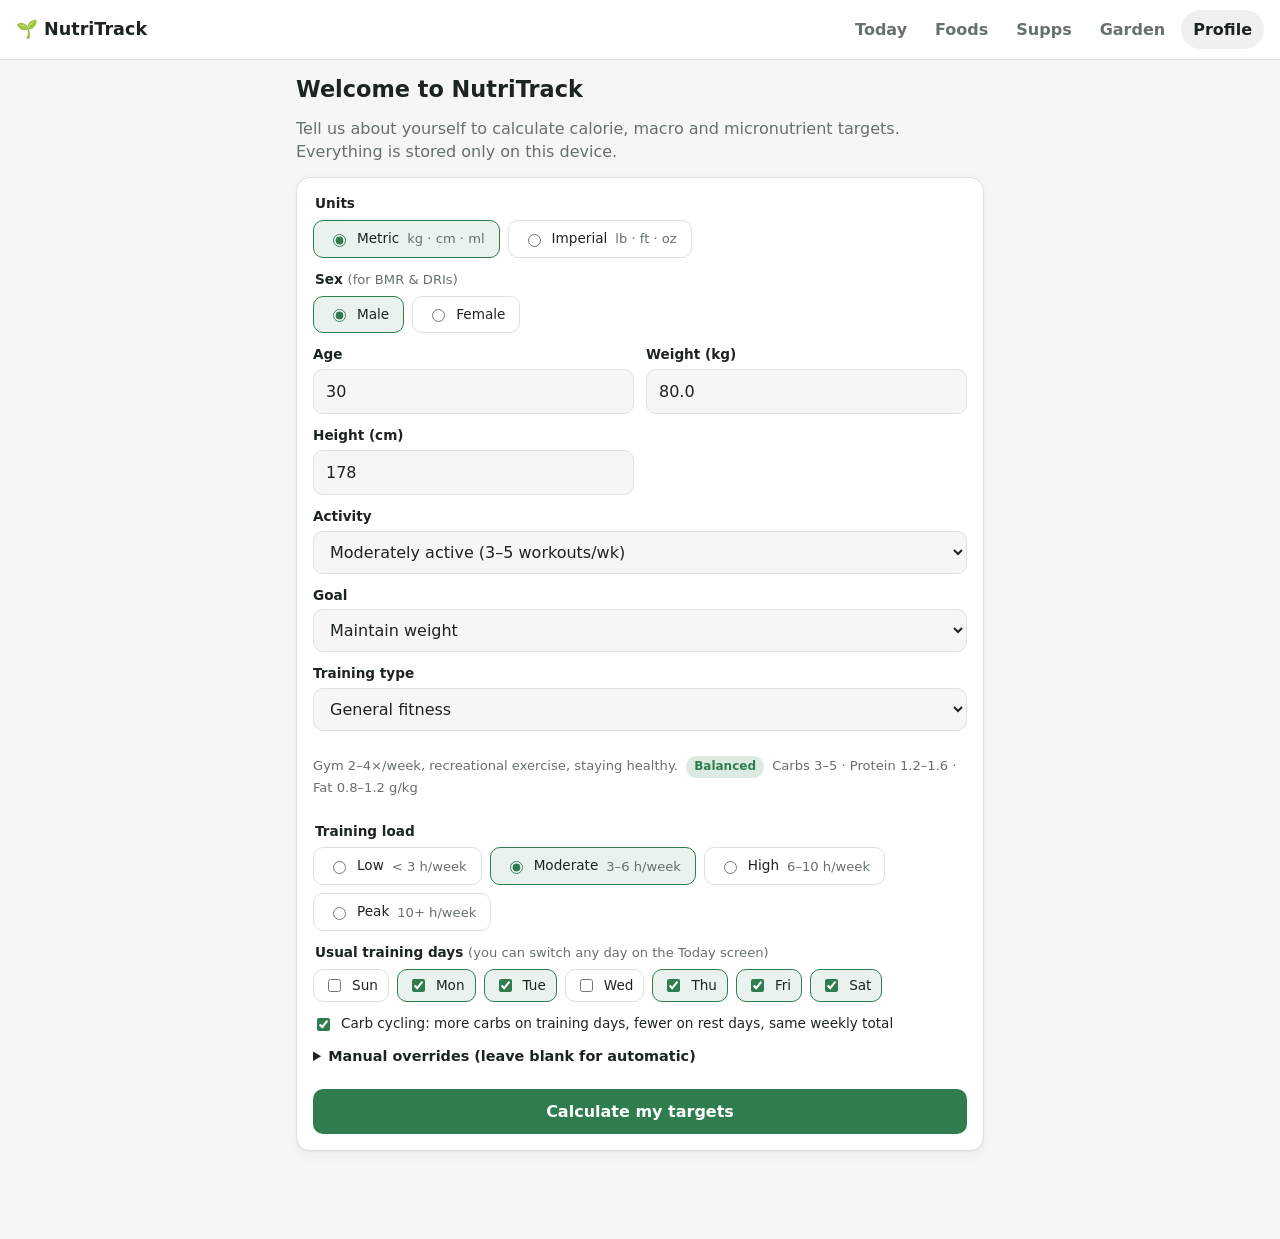
<file: index.html>
<!doctype html>
<html lang="en">
<head>
  <meta charset="utf-8">
  <meta name="viewport" content="width=device-width, initial-scale=1, viewport-fit=cover">
  <meta name="theme-color" content="#2f7d4f">
  <title>NutriTrack</title>
  <link rel="manifest" href="manifest.webmanifest">
  <link rel="icon" href="icons/icon.svg" type="image/svg+xml">
  <link rel="apple-touch-icon" href="icons/icon-192.png">
  <meta name="apple-mobile-web-app-capable" content="yes">
  <link rel="stylesheet" href="css/styles.css">
</head>
<body>
  <header class="topbar">
    <div class="brand"><span class="logo" aria-hidden="true">🌱</span> NutriTrack</div>
    <nav class="nav" aria-label="Main">
      <button data-nav="today">Today</button>
      <button data-nav="foods">Foods</button>
      <button data-nav="supps">Supps</button>
      <button data-nav="garden">Garden</button>
      <button data-nav="profile">Profile</button>
    </nav>
  </header>
  <main id="main" class="container"></main>
  <div id="modal"></div>
  <div id="banner" role="status" aria-live="polite"></div>
  <div id="toast" role="status" aria-live="polite"></div>
  <script type="module" src="js/app.js"></script>
</body>
</html>
</file>
<file: css/styles.css>
:root {
  --bg: #f6f7f4;
  --surface: #ffffff;
  --surface-2: #eef1ec;
  --text: #1c2420;
  --muted: #66716b;
  --border: #dde3dc;
  --accent: #2f7d4f;
  --accent-ink: #ffffff;
  --protein: #3d7be0;
  --carbs: #e0a33d;
  --fat: #c95a8a;
  --low: #d98a2b;
  --mid: #c9b13a;
  --met: #2f9a5a;
  --over: #d0473f;
  --radius: 14px;
  --shadow: 0 1px 2px rgb(0 0 0 / .05), 0 4px 16px rgb(0 0 0 / .04);
  color-scheme: light;
}
@media (prefers-color-scheme: dark) {
  :root:not([data-theme="light"]) {
    --bg: #111513; --surface: #1a201d; --surface-2: #232b27; --text: #e7ece9; --muted: #95a29b;
    --border: #2d3631; --accent: #4cb07a; --accent-ink: #0d1510;
    --protein: #6b9cf0; --carbs: #ebb85e; --fat: #e07dab;
    --low: #e09a45; --mid: #d6c25a; --met: #4cb07a; --over: #ec6a62;
    --shadow: none; color-scheme: dark;
  }
}

* { box-sizing: border-box; }
html { -webkit-text-size-adjust: 100%; }
body {
  margin: 0; background: var(--bg); color: var(--text);
  font: 16px/1.45 system-ui, -apple-system, "Segoe UI", Roboto, sans-serif;
  padding-bottom: calc(72px + env(safe-area-inset-bottom));
}
body.modal-open { overflow: hidden; }
h1, h2, h3, h4 { margin: 0; line-height: 1.2; }
h3 { font-size: 1.05rem; }
.num { font-variant-numeric: tabular-nums; }
.muted { color: var(--muted); }
.small { font-size: .82rem; }
button, input, select { font: inherit; color: inherit; }

/* Top bar & nav */
.topbar {
  position: sticky; top: 0; z-index: 10; background: var(--surface); border-bottom: 1px solid var(--border);
  display: flex; align-items: center; justify-content: space-between; padding: 10px 16px;
}
.brand { font-weight: 700; font-size: 1.1rem; display: flex; gap: 6px; align-items: center; }
.nav { display: flex; gap: 4px; }
.nav button {
  border: 0; background: none; padding: 8px 12px; border-radius: 999px; cursor: pointer; color: var(--muted); font-weight: 600;
}
.nav button[aria-current="page"] { background: var(--surface-2); color: var(--text); }
@media (max-width: 640px) {
  .nav {
    position: fixed; bottom: 0; left: 0; right: 0; background: var(--surface); border-top: 1px solid var(--border);
    justify-content: space-around; padding: 8px 8px calc(8px + env(safe-area-inset-bottom));
  }
  .nav button { flex: 1; }
}

.container { max-width: 720px; margin: 0 auto; padding: 16px; display: grid; gap: 14px; }
.card { background: var(--surface); border: 1px solid var(--border); border-radius: var(--radius); padding: 16px; box-shadow: var(--shadow); }
.view-title { font-size: 1.4rem; }
.intro { margin: 0; color: var(--muted); }

/* Buttons */
.btn { border: 1px solid transparent; border-radius: 10px; padding: 10px 14px; font-weight: 600; cursor: pointer; }
.btn-primary { background: var(--accent); color: var(--accent-ink); }
.btn-ghost { background: var(--surface-2); }
.btn-danger { background: none; border-color: var(--over); color: var(--over); }
.btn.full { width: 100%; margin-top: 12px; }
.icon-btn { border: 0; background: none; cursor: pointer; width: 36px; height: 36px; border-radius: 50%; color: var(--muted); font-size: 1rem; }
.icon-btn:hover { background: var(--surface-2); }
.link { border: 0; background: none; color: var(--accent); cursor: pointer; padding: 4px 0; font-weight: 600; }
:focus-visible { outline: 2px solid var(--accent); outline-offset: 2px; }

/* Date nav */
.date-nav { display: flex; align-items: center; justify-content: space-between; }
.date-nav h2 { font-size: 1.25rem; }
.date-nav .icon-btn { font-size: 1.6rem; }

/* Summary */
.summary { display: grid; grid-template-columns: auto 1fr; gap: 16px 20px; align-items: center; }
.ring-wrap { position: relative; width: 132px; height: 132px; }
.ring { width: 100%; height: 100%; transform: rotate(-90deg); }
.ring circle { fill: none; stroke-width: 11; }
.ring-track { stroke: var(--surface-2); }
.ring-fill { stroke: var(--accent); stroke-linecap: round; transition: stroke-dashoffset .5s ease; }
.ring-fill.is-over { stroke: var(--over); }
.ring-label { position: absolute; inset: 0; display: grid; place-content: center; text-align: center; }
.ring-label strong { font-size: 1.6rem; }
.summary-stats { display: grid; gap: 8px; }
.summary-stats div { display: flex; flex-direction: column; }
.summary-stats strong { font-size: 1.2rem; }
.macros { grid-column: 1 / -1; display: grid; grid-template-columns: repeat(3, 1fr); gap: 12px; }
.macro-head { display: flex; flex-wrap: wrap; align-items: center; gap: 4px 6px; font-weight: 600; font-size: .9rem; margin-bottom: 6px; }
.macro-head .muted { font-weight: 400; font-size: .8rem; width: 100%; }
.macro-sub { font-size: .75rem; margin-top: 4px; }
.dot { width: 8px; height: 8px; border-radius: 50%; display: inline-block; }
.dot-protein, .fill-protein { background: var(--protein); }
.dot-carbs, .fill-carbs { background: var(--carbs); }
.dot-fat, .fill-fat { background: var(--fat); }
@media (max-width: 420px) { .summary { grid-template-columns: 1fr; justify-items: center; } .summary-stats { grid-auto-flow: column; gap: 32px; } .macros { justify-self: stretch; } }

.bar { height: 8px; background: var(--surface-2); border-radius: 999px; overflow: hidden; }
.bar-fill { height: 100%; border-radius: inherit; transition: width .4s ease; }
.s-low { --c: var(--low); } .s-mid { --c: var(--mid); } .s-met, .s-ok-limit { --c: var(--met); } .s-over { --c: var(--over); } .s-none { --c: var(--muted); }
.bar-fill[class*="s-"] { background: var(--c); }

/* Meals */
.meal-head { display: flex; justify-content: space-between; align-items: baseline; margin-bottom: 8px; gap: 8px; }
.entries { list-style: none; margin: 0 0 8px; padding: 0; }
.entries li { display: flex; align-items: center; gap: 10px; padding: 8px 0; border-top: 1px solid var(--border); }
.entries li:first-child { border-top: 0; }
.entry-main { flex: 1; min-width: 0; display: flex; flex-direction: column; }
.entry-name { white-space: nowrap; overflow: hidden; text-overflow: ellipsis; }
.meal-actions { display: flex; gap: 8px; flex-wrap: wrap; }
.meal-actions .btn { padding: 8px 12px; font-size: .9rem; }

/* Micros */
.micros { list-style: none; padding: 0; margin: 0; display: grid; grid-template-columns: 1fr 1fr; gap: 12px 20px; }
@media (max-width: 520px) { .micros { grid-template-columns: 1fr; } }
.micro-head { display: flex; align-items: baseline; gap: 6px; margin-bottom: 4px; font-size: .9rem; }
.micro-head > span:first-child { font-weight: 600; }
.micro-head .muted { flex: 1; text-align: right; }
.pct { font-weight: 700; font-size: .8rem; min-width: 40px; text-align: right; color: var(--c); }
.legend { display: flex; flex-wrap: wrap; gap: 6px; margin: 14px 0 0; }
.chip { display: inline-block; padding: 2px 8px; border-radius: 999px; font-size: .75rem; font-weight: 600;
  background: color-mix(in srgb, var(--c) 16%, transparent); color: var(--c); }
.tag { font-size: .7rem; padding: 1px 6px; border-radius: 6px; background: var(--surface-2); color: var(--muted); }

/* Forms */
.form-grid { display: grid; grid-template-columns: 1fr 1fr; gap: 12px; }
.span-2 { grid-column: 1 / -1; }
label { display: flex; flex-direction: column; gap: 4px; font-size: .85rem; font-weight: 600; }
input, select {
  border: 1px solid var(--border); background: var(--bg); border-radius: 10px; padding: 10px 12px; font-weight: 400; font-size: 1rem; width: 100%;
}
fieldset { border: 0; padding: 0; margin: 0; }
legend { font-size: .85rem; font-weight: 600; margin-bottom: 6px; }
.seg { display: flex; flex-wrap: wrap; gap: 8px; }
.seg legend { width: 100%; }
.seg label { flex-direction: row; align-items: center; gap: 8px; padding: 8px 14px; border: 1px solid var(--border); border-radius: 10px; cursor: pointer; font-weight: 500; }
.seg label:has(input:checked) { border-color: var(--accent); background: color-mix(in srgb, var(--accent) 10%, transparent); }
.seg input { width: auto; accent-color: var(--accent); }
.height-imp { display: grid; grid-template-columns: 1fr 1fr; gap: 8px; }
details summary { cursor: pointer; font-weight: 600; font-size: .9rem; margin-bottom: 10px; }
[hidden] { display: none !important; }
.target-grid { display: grid; grid-template-columns: repeat(3, 1fr); gap: 12px; margin: 12px 0; }
.target-grid div { display: flex; flex-direction: column; background: var(--surface-2); border-radius: 10px; padding: 10px; }
@media (max-width: 420px) { .target-grid { grid-template-columns: repeat(2, 1fr); } }
.note { background: color-mix(in srgb, var(--low) 14%, transparent); border-radius: 10px; padding: 10px; font-size: .9rem; }
.row-actions { display: flex; flex-wrap: wrap; gap: 8px; margin-top: 10px; }
.file-btn { flex-direction: row; font-size: 1rem; }

/* Modal */
.backdrop { position: fixed; inset: 0; z-index: 50; background: rgb(0 0 0 / .45); display: flex; align-items: flex-end; justify-content: center; }
.modal {
  background: var(--surface); width: 100%; max-width: 560px; max-height: 88vh; display: flex; flex-direction: column;
  border-radius: 18px 18px 0 0; padding: 16px; padding-bottom: calc(16px + env(safe-area-inset-bottom)); overflow: hidden;
}
@media (min-width: 641px) { .backdrop { align-items: center; } .modal { border-radius: 18px; } }
#modal-body { overflow-y: auto; display: flex; flex-direction: column; gap: 10px; }
.modal-head { display: flex; justify-content: space-between; align-items: center; margin-bottom: 12px; }
.results h4 { font-size: .75rem; text-transform: uppercase; letter-spacing: .06em; color: var(--muted); margin: 10px 0 4px; }
.results ul { list-style: none; margin: 0; padding: 0; }
.result { width: 100%; text-align: left; border: 0; background: none; padding: 10px 8px; border-radius: 10px; cursor: pointer; display: flex; flex-direction: column; }
.result:hover { background: var(--surface-2); }
.picker-links { display: flex; justify-content: flex-end; }
.detail-name { font-size: 1.15rem; }
.amount-row { display: grid; grid-template-columns: 1fr 2fr; gap: 10px; }
.preview-grid { display: grid; grid-template-columns: repeat(4, 1fr); gap: 8px; text-align: center; }
.preview-grid div { background: var(--surface-2); border-radius: 10px; padding: 10px 4px; display: flex; flex-direction: column; }
.preview-grid strong { font-size: 1.15rem; }

#toast {
  position: fixed; left: 50%; bottom: calc(90px + env(safe-area-inset-bottom)); transform: translate(-50%, 20px); opacity: 0;
  background: var(--text); color: var(--bg); padding: 10px 16px; border-radius: 999px; font-weight: 600; transition: .25s; pointer-events: none; z-index: 60;
}
#toast.show { opacity: 1; transform: translate(-50%, 0); }

/* Training recommendations */
.emph-carbs { --c: var(--carbs); } .emph-protein { --c: var(--protein); } .emph-balanced { --c: var(--accent); }
.training-badge { grid-column: 1 / -1; display: flex; flex-wrap: wrap; gap: 6px 10px; align-items: center; border: 0; background: none; padding: 0; cursor: pointer; text-align: left; }
.training-desc .chip { margin: 0 4px; }
.table-wrap { overflow-x: auto; margin: 8px -4px; }
table { border-collapse: collapse; width: 100%; font-size: .88rem; }
th, td { padding: 8px 6px; text-align: left; border-bottom: 1px solid var(--border); vertical-align: middle; }
thead th { font-size: .72rem; text-transform: uppercase; letter-spacing: .04em; color: var(--muted); font-weight: 600; }
tbody th { font-weight: 600; white-space: nowrap; }
.compare-table tbody th { white-space: normal; min-width: 150px; }
.compare-table tr.is-current { background: color-mix(in srgb, var(--accent) 10%, transparent); }
.tips-title { font-size: .9rem; margin: 14px 0 6px; }
.tips { margin: 0 0 12px; padding-left: 20px; display: grid; gap: 6px; font-size: .9rem; }
.seg .muted { font-weight: 400; }
td.num, .chip { white-space: nowrap; }

/* Stage 2: day type, water, supplements */
.bar { display: flex; }
.bar[class*="s-"] .bar-fill { background: var(--c); }
.bar-fill { flex: none; }
.bar-fill + .bar-fill { border-radius: 0 999px 999px 0; }
.bar-fill.supp { opacity: .5; background-image: repeating-linear-gradient(45deg, transparent 0 3px, rgb(255 255 255 / .35) 3px 6px); }
.supp-chip { --c: var(--muted); }
.over-note { color: var(--over); display: block; margin-top: 3px; }
.daytype { display: grid; grid-template-columns: 1fr 1fr; gap: 6px; background: var(--surface-2); padding: 4px; border-radius: 12px; }
.daytype button { border: 0; background: none; padding: 8px; border-radius: 9px; font-weight: 600; cursor: pointer; color: var(--muted); }
.daytype button[aria-pressed="true"] { background: var(--surface); color: var(--text); box-shadow: var(--shadow); }
.daytype-note { margin: -6px 0 0; text-align: center; }
.two-col { display: grid; grid-template-columns: 1fr 1fr; gap: 14px; align-items: start; }
@media (max-width: 640px) { .two-col { grid-template-columns: 1fr; } }
.water-glass { position: relative; height: 84px; border-radius: 12px; background: var(--surface-2); overflow: hidden; margin-bottom: 10px; }
.water-level { position: absolute; left: 0; right: 0; bottom: 0; background: linear-gradient(180deg, #5fb3e8, #2f86c8); transition: height .5s ease; }
.water-pct { position: absolute; inset: 0; display: grid; place-items: center; font-weight: 700; font-size: 1.3rem; }
.water-actions { display: flex; flex-wrap: wrap; gap: 6px; align-items: center; margin-bottom: 6px; }
.water-actions .btn { padding: 7px 10px; font-size: .88rem; }
.water p, .supps p { margin: 4px 0 0; }
.dose-list { list-style: none; padding: 0; margin: 0 0 10px; }
.dose-list li { display: flex; align-items: center; gap: 10px; padding: 7px 0; border-top: 1px solid var(--border); }
.dose-list li:first-child { border-top: 0; }
.dose-list li.is-taken .entry-name { text-decoration: line-through; color: var(--muted); }
.dose-check { flex: none; width: 28px; height: 28px; border-radius: 50%; border: 2px solid var(--border); background: none; cursor: pointer; font-weight: 700; color: var(--accent-ink); }
.dose-check[aria-pressed="true"] { background: var(--accent); border-color: var(--accent); }
.supp-list { list-style: none; margin: 0; padding: 0; }
.supp-item { padding: 12px 0; border-top: 1px solid var(--border); }
.supp-item:first-child { border-top: 0; }
.supp-item.is-paused { opacity: .55; }
.supp-top { display: flex; gap: 10px; align-items: flex-start; flex-wrap: wrap; }
.supp-top .entry-main { min-width: 180px; }
.supp-top .entry-name { white-space: normal; }
.supp-btns { display: flex; gap: 6px; align-items: center; }
.supp-btns .btn { padding: 6px 10px; font-size: .85rem; }
.supp-item .tips { margin: 8px 0 0; color: var(--muted); }
.template-grid { display: grid; grid-template-columns: repeat(auto-fill, minmax(150px, 1fr)); gap: 8px; margin-top: 10px; }
.template { text-align: left; border: 1px solid var(--border); background: var(--bg); border-radius: 10px; padding: 10px; cursor: pointer; display: flex; flex-direction: column; gap: 2px; }
.template:hover:not(:disabled) { border-color: var(--accent); }
.template:disabled { opacity: .5; cursor: default; }
.warn-card { border-color: var(--low); }
.time-row { display: grid; grid-template-columns: repeat(3, 1fr); gap: 8px; }
label.check { flex-direction: row; align-items: center; gap: 8px; font-weight: 500; }
label.check input { width: auto; accent-color: var(--accent); }
.days label { padding: 6px 10px; }
@media (max-width: 640px) { .nav button { padding: 8px 4px; font-size: .9rem; } }

.water-parts { list-style: none; margin: 4px 0 0; padding: 0; display: grid; gap: 3px; }
.water-parts li { display: flex; justify-content: space-between; gap: 8px; }
.creatine-hint { align-self: end; margin: 0 0 6px; }

/* Stage 3: pace + reminders */
.pace-list { list-style: none; margin: 0; padding: 0; display: grid; gap: 10px; }
.pace-head { display: flex; align-items: center; gap: 8px; font-size: .9rem; margin-bottom: 4px; }
.pace-head > span:first-child { font-weight: 600; min-width: 64px; }
.pace-head .muted { flex: 1; text-align: right; }
.pace-bar { position: relative; overflow: visible; }
.fill-kcal { background: var(--accent); }
.fill-water { background: #3a97d6; }
.pace-marker { position: absolute; top: -4px; bottom: -4px; width: 2px; margin-left: -1px; background: var(--text); border-radius: 2px; }
.pace-marker::after { content: ''; position: absolute; top: -3px; left: -3px; width: 8px; height: 8px; border-radius: 50%; background: var(--text); }
.gaps { margin-top: 14px; padding-top: 10px; border-top: 1px solid var(--border); }
.gaps h4 { font-size: .9rem; margin-bottom: 4px; }
.gaps p { margin: 4px 0; }
.reminder-cta { margin: 12px 0 0; padding: 10px; border-radius: 10px; background: var(--surface-2); }
.perm { margin: 0; padding: 8px 10px; border-radius: 10px; background: var(--surface-2); }
#banner { position: fixed; top: 10px; left: 50%; transform: translateX(-50%); width: min(560px, calc(100% - 24px)); z-index: 70; display: grid; gap: 8px; pointer-events: none; }
.banner-item {
  pointer-events: auto; background: var(--surface); border: 1px solid var(--border); border-left: 4px solid var(--accent); border-radius: 12px;
  box-shadow: 0 8px 30px rgb(0 0 0 / .18); padding: 10px 8px 10px 14px; display: flex; gap: 8px; align-items: flex-start; font-size: .92rem;
  animation: slide-in .3s ease;
}
.banner-item span { flex: 1; padding-top: 6px; }
@keyframes slide-in { from { transform: translateY(-20px); opacity: 0; } }

/* Stage 4: garden */
.tree-card { display: grid; grid-template-columns: auto 1fr; gap: 14px; align-items: center;
  background: linear-gradient(180deg, color-mix(in srgb, #8fd3ff 14%, var(--surface)) 0%, var(--surface) 70%); }
.tree-stage { border: 0; background: none; padding: 0; cursor: pointer; }
.tree { display: block; overflow: visible; }
.tree-stage .tree { animation: sway 6s ease-in-out infinite; transform-origin: 50% 95%; }
@keyframes sway { 50% { transform: rotate(1.2deg); } }
@media (prefers-reduced-motion: reduce) { .tree-stage .tree { animation: none; } }
.tree-muted { filter: grayscale(1); opacity: .45; }
.tree-title { display: flex; justify-content: space-between; align-items: baseline; gap: 8px; }
.tree-title strong { font-size: 1.15rem; }
.tree-score { font-size: 1.4rem; font-weight: 700; }
.tree-score .muted { font-size: .85rem; font-weight: 500; }
.stage-track { display: grid; grid-template-columns: repeat(5, 1fr); gap: 4px; margin: 6px 0; }
.stage-track span { height: 6px; border-radius: 999px; background: var(--surface-2); }
.stage-track span.done { background: var(--met); }
.tree-info p { margin: 4px 0; }
.streak-row { display: flex; gap: 14px; font-size: .9rem; margin: 6px 0; }
.grow-tips { list-style: none; margin: 8px 0 0; padding: 0; display: grid; gap: 5px; font-size: .86rem; }
.grow-tips li { display: flex; gap: 8px; align-items: baseline; }
.gain { flex: none; font-weight: 700; font-size: .75rem; color: var(--met); background: color-mix(in srgb, var(--met) 14%, transparent); border-radius: 999px; padding: 1px 7px; }
@media (max-width: 420px) { .tree-card { grid-template-columns: 1fr; justify-items: center; text-align: left; } .tree-info { width: 100%; } }

.garden-hero { display: flex; gap: 16px; align-items: center; }
.level-badge { flex: none; width: 72px; height: 72px; border-radius: 50%; display: grid; place-content: center; text-align: center;
  background: radial-gradient(circle at 30% 30%, #6fcf8f, var(--accent)); color: #fff; }
.level-badge .muted { color: rgb(255 255 255 / .8); line-height: 1; }
.level-badge strong { font-size: 1.7rem; line-height: 1.1; }
.level-info { flex: 1; display: grid; gap: 6px; }
.level-info p { margin: 0; }
.level-row { display: flex; justify-content: space-between; gap: 8px; flex-wrap: wrap; align-items: baseline; }
.level-fill { background: linear-gradient(90deg, var(--accent), #8fd36b); }
.stat-grid { display: grid; grid-template-columns: repeat(4, 1fr); gap: 10px; }
.stat { display: flex; flex-direction: column; align-items: center; padding: 12px 6px; text-align: center; }
.stat strong { font-size: 1.4rem; }
@media (max-width: 420px) { .stat-grid { grid-template-columns: repeat(2, 1fr); } }
.forest { display: grid; grid-template-columns: repeat(7, 1fr); gap: 4px; margin-top: 8px; }
.forest-day { text-align: center; }
.plot { aspect-ratio: 1; border-radius: 8px; border: 0; padding: 2px; background: color-mix(in srgb, #8a6a4a 10%, var(--surface-2)); display: grid; place-items: center; cursor: pointer; font-size: .9rem; }
.plot .tree { width: 100%; height: auto; }
.plot.empty, .plot.future { cursor: default; }
.plot.future { background: none; border: 1px dashed var(--border); }
.plot.is-today { outline: 2px solid var(--accent); outline-offset: 1px; }
.seed-grid { display: grid; grid-template-columns: repeat(auto-fill, minmax(96px, 1fr)); gap: 8px; margin-top: 10px; }
.seed { border: 1px solid var(--border); background: var(--bg); border-radius: 12px; padding: 8px 4px; display: flex; flex-direction: column; align-items: center; gap: 2px; cursor: pointer; font-size: .85rem; font-weight: 600; }
.seed.is-selected { border-color: var(--accent); background: color-mix(in srgb, var(--accent) 10%, transparent); }
.seed:disabled { cursor: default; }
.stage-chip { display: inline-block; padding: 2px 8px; border-radius: 999px; background: var(--surface-2); font-size: .75rem; margin: 2px 0; }
@media (max-width: 640px) { .nav button { font-size: .82rem; padding: 8px 2px; } }
</file>
